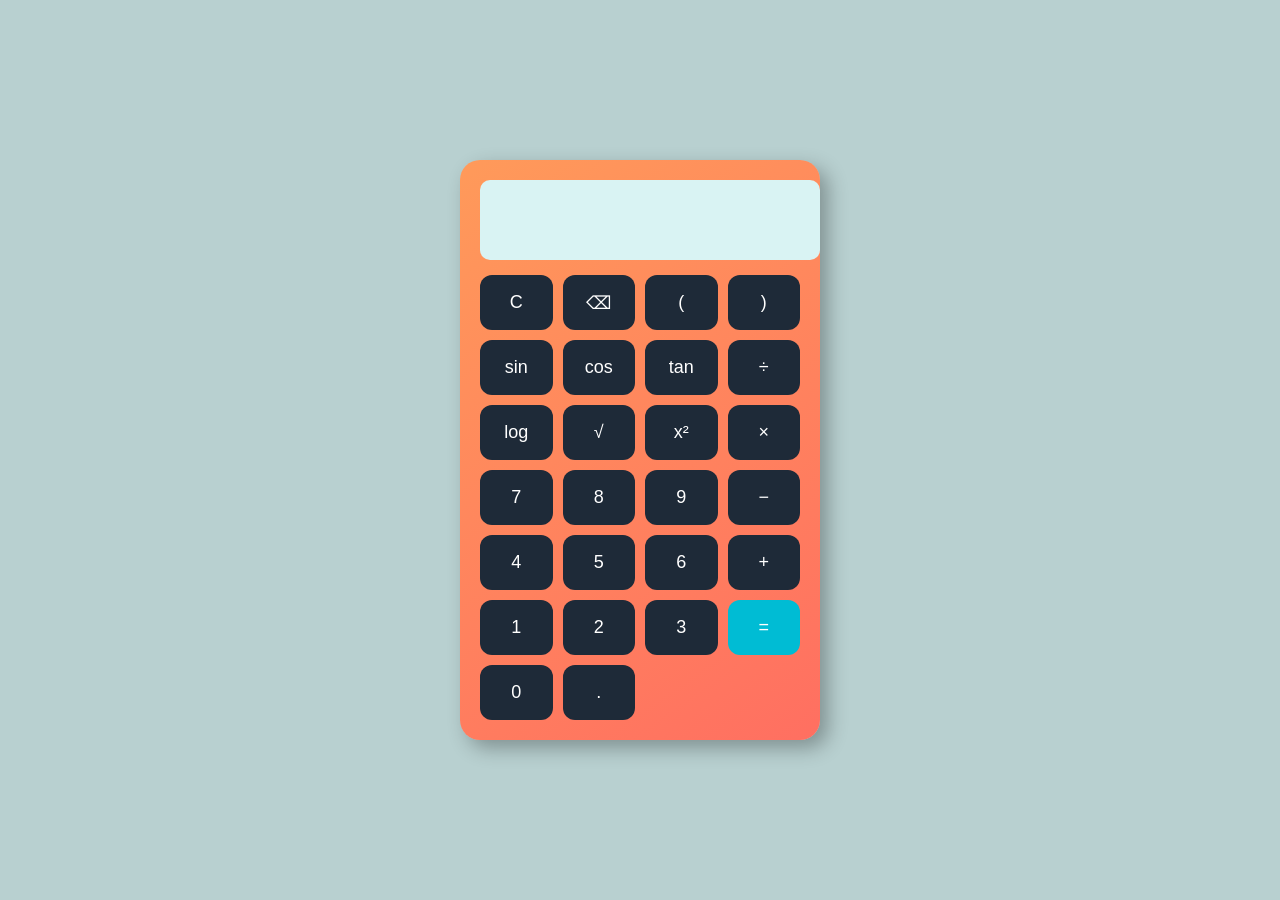
<file: scientific calc/index.html>
<!DOCTYPE html>
<html lang="en">
<head>
    <meta charset="UTF-8">
    <meta name="viewport" content="width=device-width, initial-scale=1.0">
    <title>Scientific Calculator</title>
    <link rel="stylesheet" href="index.css">
</head>
<body>

<div class="calculator">
    <input type="text" id="display" readonly>

    <div class="buttons">
        <button onclick="clearDisplay()">C</button>
        <button onclick="deleteLast()">⌫</button>
        <button onclick="appendValue('(')">(</button>
        <button onclick="appendValue(')')">)</button>

        <button onclick="appendFunction('Math.sin(')">sin</button>
        <button onclick="appendFunction('Math.cos(')">cos</button>
        <button onclick="appendFunction('Math.tan(')">tan</button>
        <button onclick="appendValue('/')">÷</button>

        <button onclick="appendFunction('Math.log10(')">log</button>
        <button onclick="appendFunction('Math.sqrt(')">√</button>
        <button onclick="appendValue('**')">x²</button>
        <button onclick="appendValue('*')">×</button>

        <button onclick="appendValue('7')">7</button>
        <button onclick="appendValue('8')">8</button>
        <button onclick="appendValue('9')">9</button>
        <button onclick="appendValue('-')">−</button>

        <button onclick="appendValue('4')">4</button>
        <button onclick="appendValue('5')">5</button>
        <button onclick="appendValue('6')">6</button>
        <button onclick="appendValue('+')">+</button>

        <button onclick="appendValue('1')">1</button>
        <button onclick="appendValue('2')">2</button>
        <button onclick="appendValue('3')">3</button>
        <button class="equal" onclick="calculate()">=</button>

        <button onclick="appendValue('0')">0</button>
        <button onclick="appendValue('.')">.</button>
    </div>
</div>

<script src="index.js"></script>
</body>
</html>
</file>
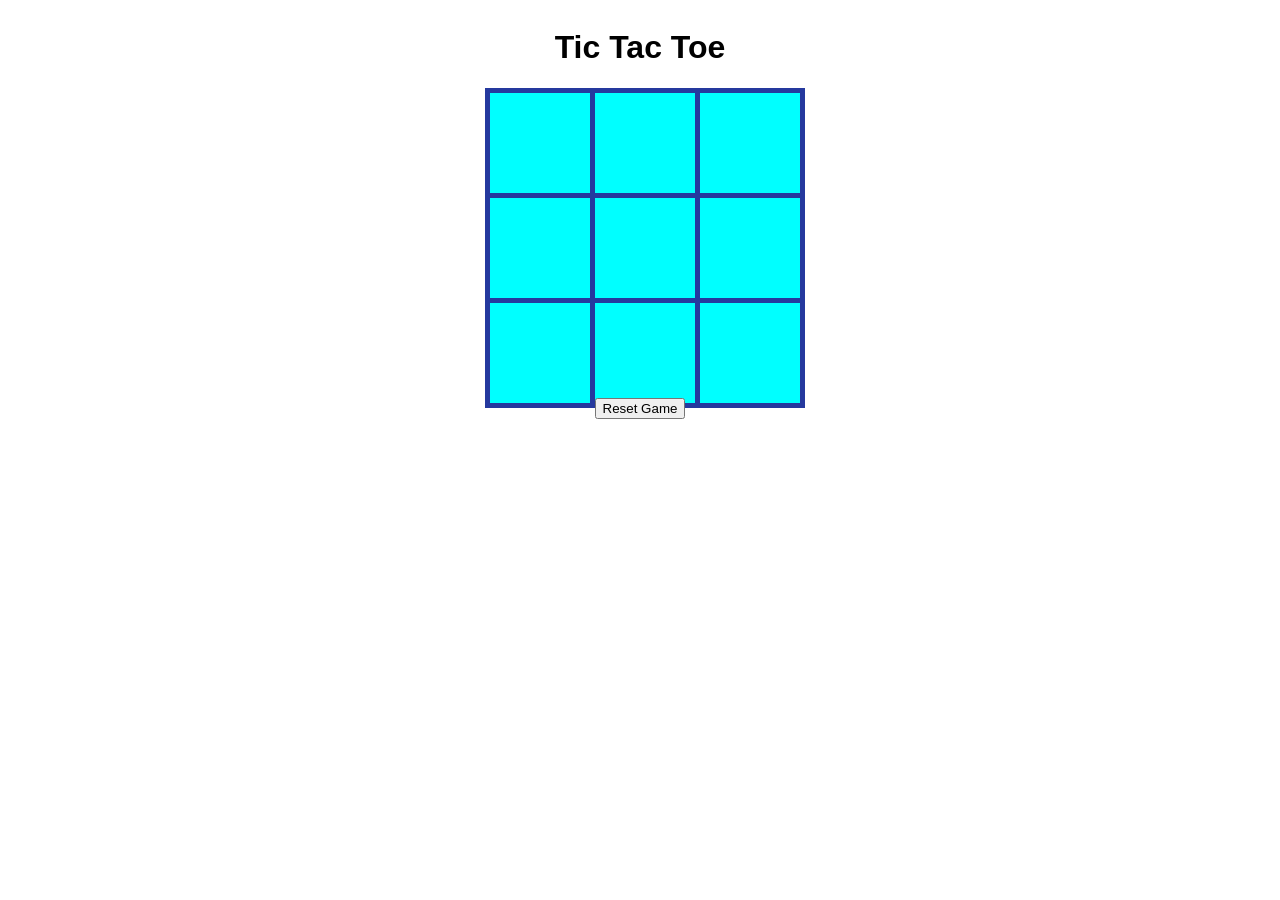
<file: tictoc/index.html>
<!DOCTYPE html>
<html lang="en">
<head>
    <meta charset="UTF-8">
    <meta name="viewport" content="width=device-width, initial-scale=1.0">
    <link rel="stylesheet" href="index.css">
    <title>Tic Tac Toe</title>
</head>
<body>
    <h1>Tic Tac Toe</h1>
    <div id="gameBoard"></div>
    <button id="resetButton">Reset Game</button>
    <script src="index.js"></script>
</body>
</html>
</file>
<file: scientific calc/index.css>
body {
    margin: 0;
    height: 100vh;
    display: flex;
    justify-content: center;
    align-items: center;
    font-family: Arial, sans-serif;
    background: #b8d0d0;
}

.calculator {
    background: linear-gradient(145deg, #ff9a5a, #ff6f61);
    padding: 20px;
    border-radius: 20px;
    box-shadow: 8px 8px 20px rgba(0,0,0,0.3);
    width: 320px;
}

#display {
    width: 100%;
    height: 60px;
    font-size: 24px;
    text-align: right;
    border: none;
    border-radius: 10px;
    margin-bottom: 15px;
    padding: 10px;
    background: #d9f3f3;
    color: #222;
}

.buttons {
    display: grid;
    grid-template-columns: repeat(4, 1fr);
    gap: 10px;
}

button {
    height: 55px;
    border: none;
    border-radius: 12px;
    font-size: 18px;
    background: #1e2a38;
    color: white;
    cursor: pointer;
    transition: 0.2s;
}

button:hover {
    background: #32485f;
    transform: scale(1.05);
}

.equal {
    background: #00bcd4;
    color: white;
}
</file>
<file: tictoc/index.css>
body {
    display: flex;
    flex-direction: column;
    align-items: center;
    font-family: Arial, sans-serif;
}

#gameBoard {
    display: grid;
    grid-template-columns: repeat(3, 100px);
    grid-template-rows: repeat(3, 100px);
    gap: 5px;
}

.cell {
    width: 100px;
    height: 100px;
    display: flex;
    align-items: center;
    justify-content: center;
    font-size:  2em;
    border: 5px solid rgb(37, 57, 158);
    cursor: pointer;
    background-color: aqua;
    symbols: -moz-linear-gradient();
}
</file>
